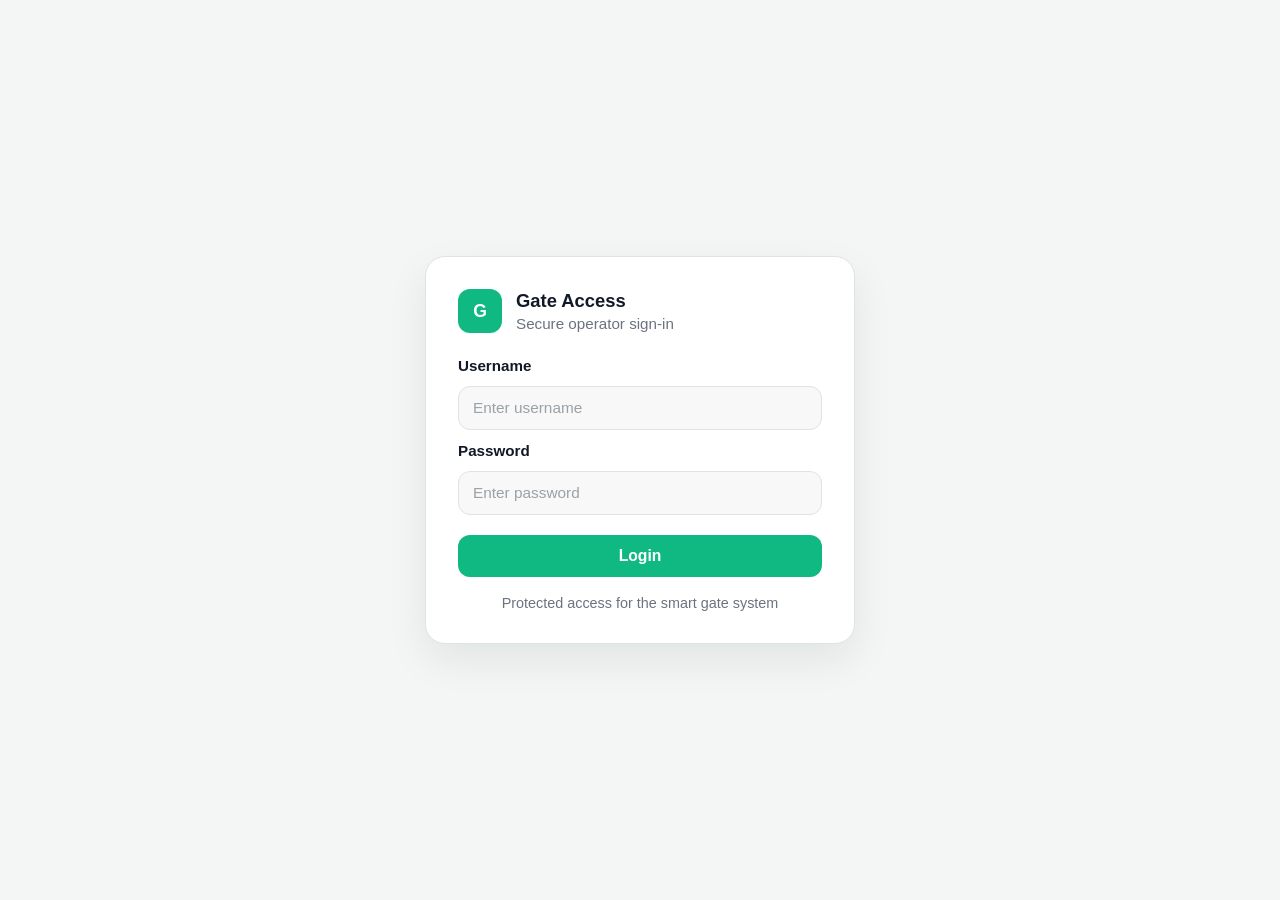
<file: login.html>
<!DOCTYPE html>
<html lang="en">
  <head>
    <meta charset="UTF-8" />
    <meta name="viewport" content="width=device-width, initial-scale=1.0" />
    <title>Secure Login</title>
    <link rel="stylesheet" href="login.css" />
  </head>
  <body>
    <main class="page-shell">
      <section class="login-card" aria-labelledby="login-title">
        <div class="brand-block">
          <div class="brand-mark">G</div>
          <div>
            <h1 id="login-title">Gate Access</h1>
            <p>Secure operator sign-in</p>
          </div>
        </div>

        <form id="loginForm" class="login-form">
          <label class="field-label" for="username">Username</label>
          <input
            id="username"
            name="username"
            type="text"
            placeholder="Enter username"
            autocomplete="username"
          />

          <label class="field-label" for="password">Password</label>
          <input
            id="password"
            name="password"
            type="password"
            placeholder="Enter password"
            autocomplete="current-password"
          />

          <button type="submit" class="login-button">Login</button>
        </form>

        <p class="footer-note">Protected access for the smart gate system</p>
      </section>
    </main>

    <script src="login.js"></script>
  </body>
</html>
</file>
<file: login.css>
:root {
  --bg: #f4f6f5;
  --surface: #ffffff;
  --surface-2: #f7f8f7;
  --text: #111827;
  --muted: #6b7280;
  --border: #dfe4df;
  --accent: #10b981;
  --accent-dark: #059669;
  --shadow: 0 16px 40px rgba(15, 23, 42, 0.08);
}

* {
  box-sizing: border-box;
}

body {
  margin: 0;
  min-height: 100vh;
  font-family: Inter, "Segoe UI", Roboto, Arial, sans-serif;
  background: var(--bg);
  color: var(--text);
}

.page-shell {
  min-height: 100vh;
  display: grid;
  place-items: center;
  padding: 24px;
}

.login-card {
  width: min(100%, 430px);
  background: var(--surface);
  border: 1px solid var(--border);
  border-radius: 20px;
  box-shadow: var(--shadow);
  padding: 32px;
}

.brand-block {
  display: flex;
  align-items: center;
  gap: 14px;
  margin-bottom: 24px;
}

.brand-mark {
  width: 44px;
  height: 44px;
  border-radius: 12px;
  background: var(--accent);
  color: white;
  display: grid;
  place-items: center;
  font-weight: 700;
  font-size: 1.1rem;
}

.brand-block h1 {
  margin: 0;
  font-size: 1.15rem;
}

.brand-block p {
  margin: 3px 0 0;
  color: var(--muted);
  font-size: 0.95rem;
}

.login-form {
  display: flex;
  flex-direction: column;
  gap: 12px;
}

.field-label {
  font-size: 0.95rem;
  font-weight: 600;
  color: var(--text);
}

.login-form input {
  width: 100%;
  padding: 12px 14px;
  border: 1px solid var(--border);
  border-radius: 12px;
  background: var(--surface-2);
  color: var(--text);
  font-size: 0.96rem;
  outline: none;
  transition: border-color 0.2s ease, box-shadow 0.2s ease;
}

.login-form input::placeholder {
  color: #9aa1a7;
}

.login-form input:focus {
  border-color: var(--accent);
  box-shadow: 0 0 0 3px rgba(16, 185, 129, 0.16);
}

.login-button {
  margin-top: 8px;
  padding: 12px 16px;
  border: none;
  border-radius: 12px;
  background: var(--accent);
  color: white;
  font-weight: 600;
  font-size: 0.98rem;
  cursor: pointer;
  transition: background 0.2s ease, transform 0.2s ease;
}

.login-button:hover {
  background: var(--accent-dark);
  transform: translateY(-1px);
}

.footer-note {
  margin: 18px 0 0;
  text-align: center;
  font-size: 0.9rem;
  color: var(--muted);
}
</file>
